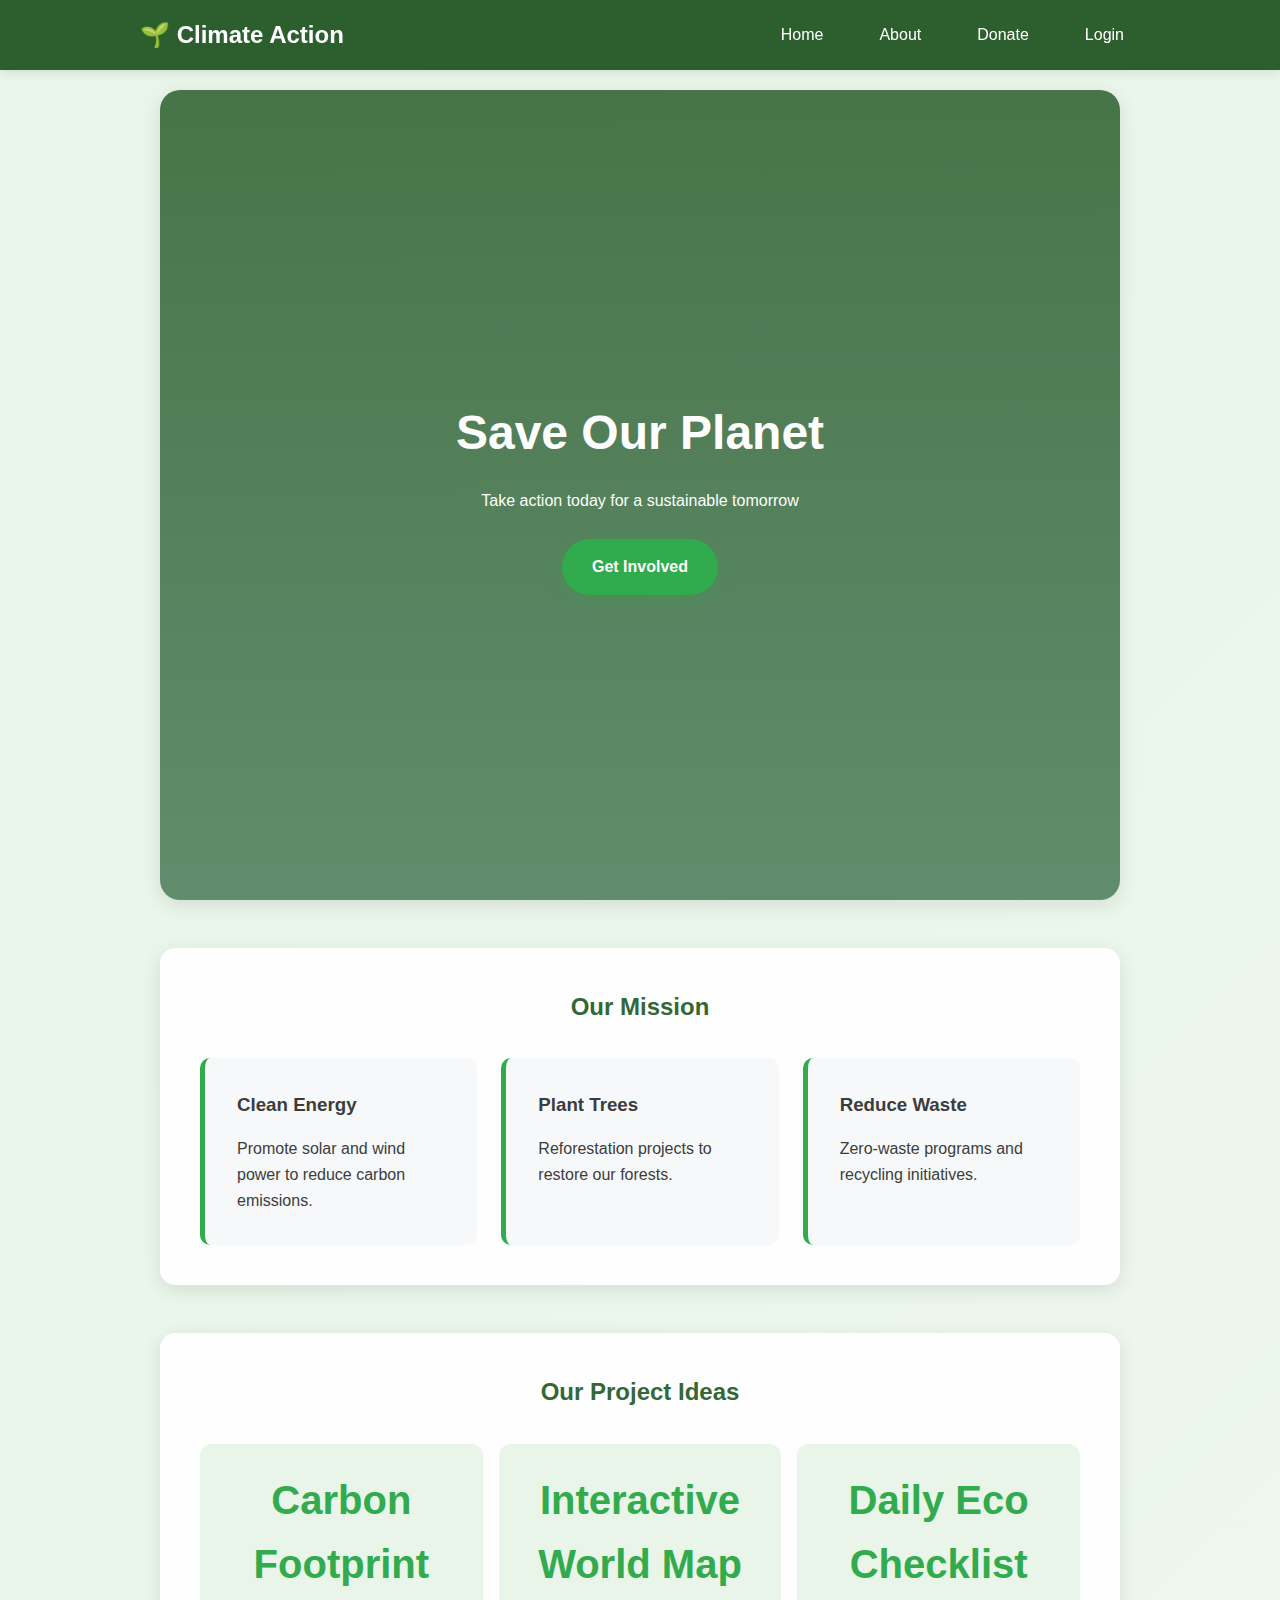
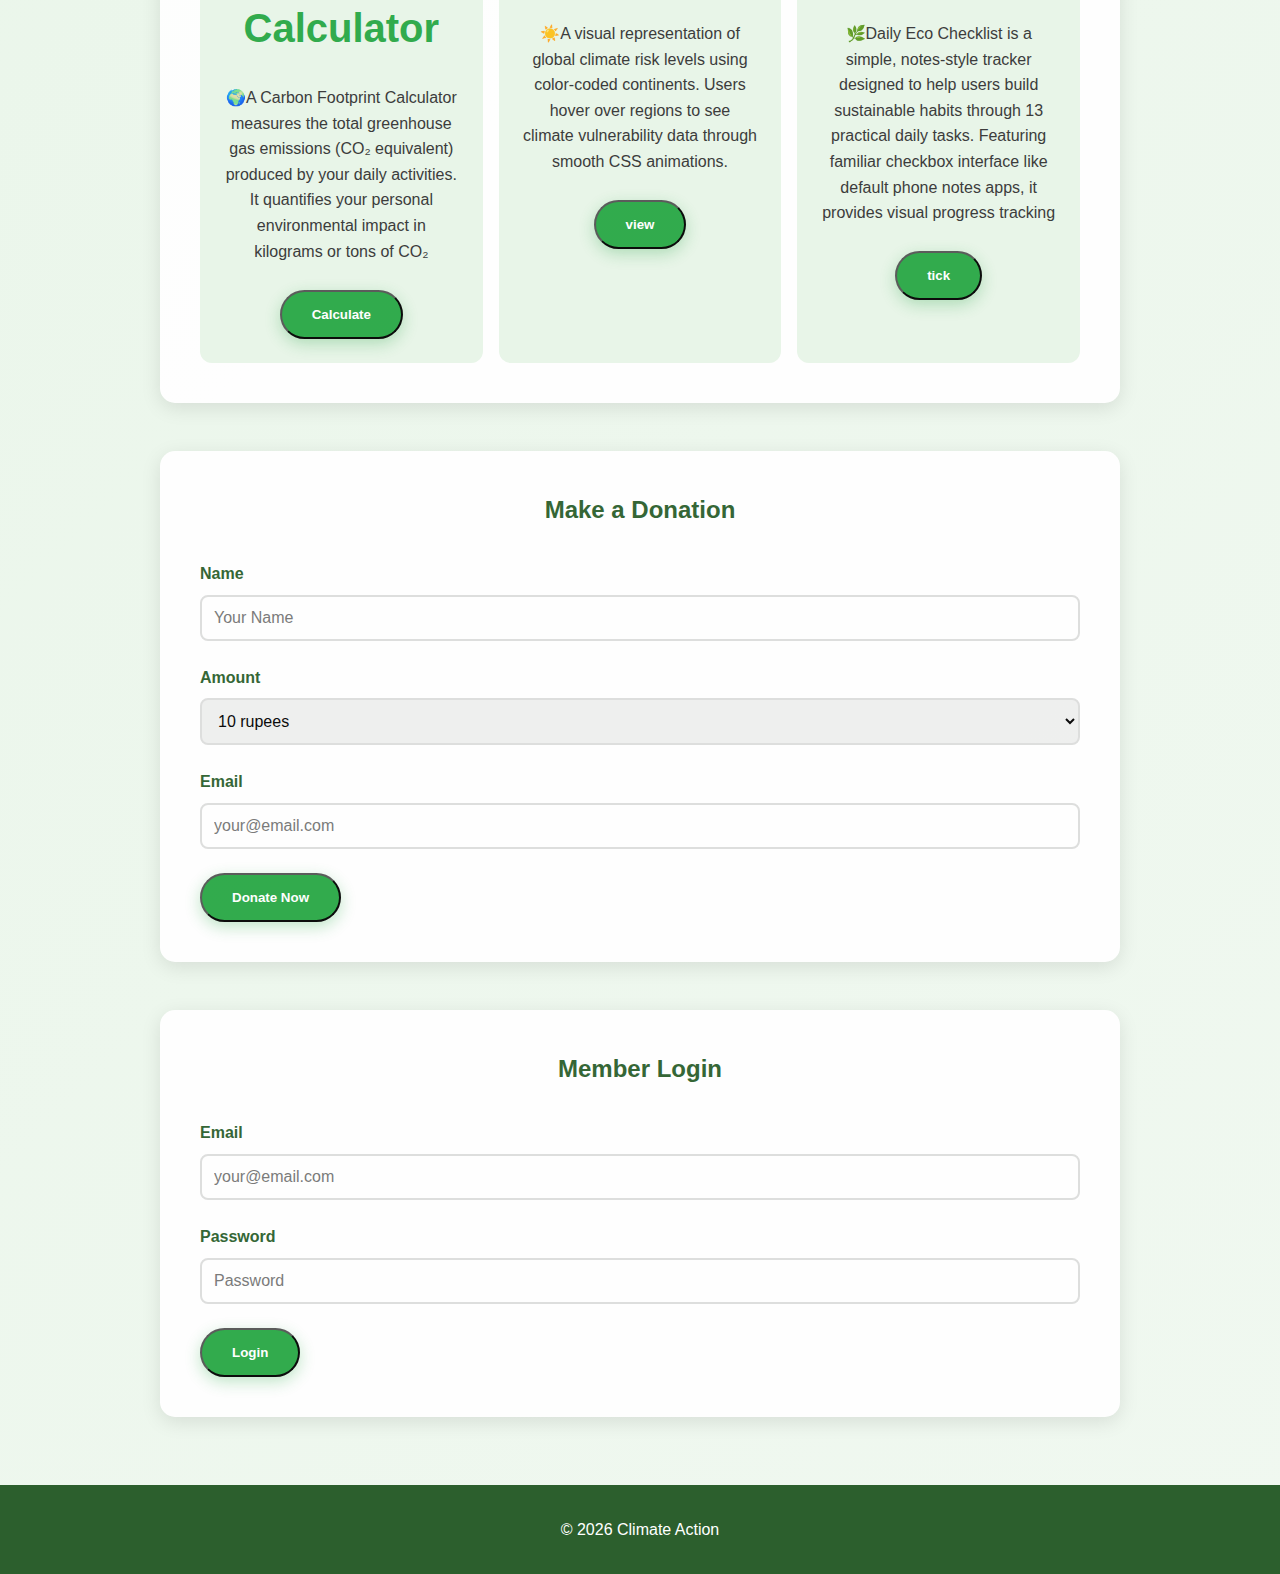
<file: index.html>
<!DOCTYPE html>
<html lang="en">
<head>
    <meta charset="UTF-8">
    <meta name="viewport" content="width=device-width, initial-scale=1.0">
    <title>Climate Action - Sustainability Project</title>
    <!-- Link CSS File -->
    <link rel="stylesheet" href="styles.css">
</head>
<body>
    <!-- Header -->
    <header>
        <nav>
            <div class="logo">🌱 Climate Action</div>
            <ul class="nav-links">
                <li><a href="#home">Home</a></li>
                <li><a href="#about">About</a></li>
                <li><a href="#donate">Donate</a></li>
                <li><a href="#login">Login</a></li>
            </ul>
        </nav>
    </header>

    <div class="container">
        <!-- Hero -->
        <section id="home" class="hero">
            <div>
                <h1 class="main-text">Save Our Planet</h1>
                <p>Take action today for a sustainable tomorrow</p><br>
                <a href="#donate" class="btn">Get Involved</a>
            </div>
        </section>

        <!-- About -->
        <section id="about">
            <h2>Our Mission</h2>
            <div class="grid">
                <div class="card">
                    <h3>Clean Energy</h3>
                    <p>Promote solar and wind power to reduce carbon emissions.</p>
                </div>
                <div class="card">
                    <h3>Plant Trees</h3>
                    <p>Reforestation projects to restore our forests.</p>
                </div>
                <div class="card">
                    <h3>Reduce Waste</h3>
                    <p>Zero-waste programs and recycling initiatives.</p>
                </div>
            </div>
        </section>

        <!-- Stats -->
        <section id="impact">
            <h2>Our Project Ideas</h2>
            <div class="stats-grid">
                <div class="stat">
                    <div class="stat-number">Carbon Footprint Calculator</div><br>
                    <p>🌍A Carbon Footprint Calculator measures the total greenhouse gas emissions (CO₂ equivalent) produced by your daily activities. It quantifies your personal environmental impact in kilograms or tons of CO₂</p><br>
                    <a href="calculate.html"><button type="submit" class="btn">Calculate</button></a>
                     
                </div>
                <div class="stat">
                    <div class="stat-number">Interactive World Map</div><br>
                    <p>☀️A visual representation of global climate risk levels using color-coded continents. Users hover over regions to see climate vulnerability data through smooth CSS animations.</p><br>
                    <a href="view.html"><button type="submit" class="btn">view</button></a>
                </div>
                <div class="stat">
                    <div class="stat-number">Daily Eco Checklist</div><br>
                    <p>🌿Daily Eco Checklist is a simple, notes-style tracker designed to help users build sustainable habits through 13 practical daily tasks. Featuring familiar checkbox interface like default phone notes apps, it provides visual progress tracking</p><br>
                    <a href="tick.html"><button type="submit" class="btn">tick</button></a>
                    
                </div>
            </div>
        </section>

        <!-- Donation Form -->
        <section id="donate">
            <h2>Make a Donation</h2>
            <form>
                <div class="form-group">
                    <label>Name</label>
                    <input type="text" placeholder="Your Name">
                </div>
                <div class="form-group">
                    <label>Amount</label>
                    <select>
                        <option>10 rupees</option>
                        <option>100 rupees</option>
                        <option>250 rupees</option>
                    </select>
                </div>
                <div class="form-group">
                    <label>Email</label>
                    <input type="email" placeholder="your@email.com">
                </div>
                <button type="submit" class="btn">Donate Now</button>
            </form>
        </section>

        <!-- Login -->
        <section id="login">
            <h2>Member Login</h2>
            <form>
                <div class="form-group">
                    <label>Email</label>
                    <input type="email" placeholder="your@email.com">
                </div>
                <div class="form-group">
                    <label>Password</label>
                    <input type="password" placeholder="Password">
                </div>
                <button type="submit" class="btn">Login</button>
            </form>
        </section>
    </div>

    <footer>
        <p>&copy; 2026 Climate Action</p>
    </footer>
</body>
</html>
</file>
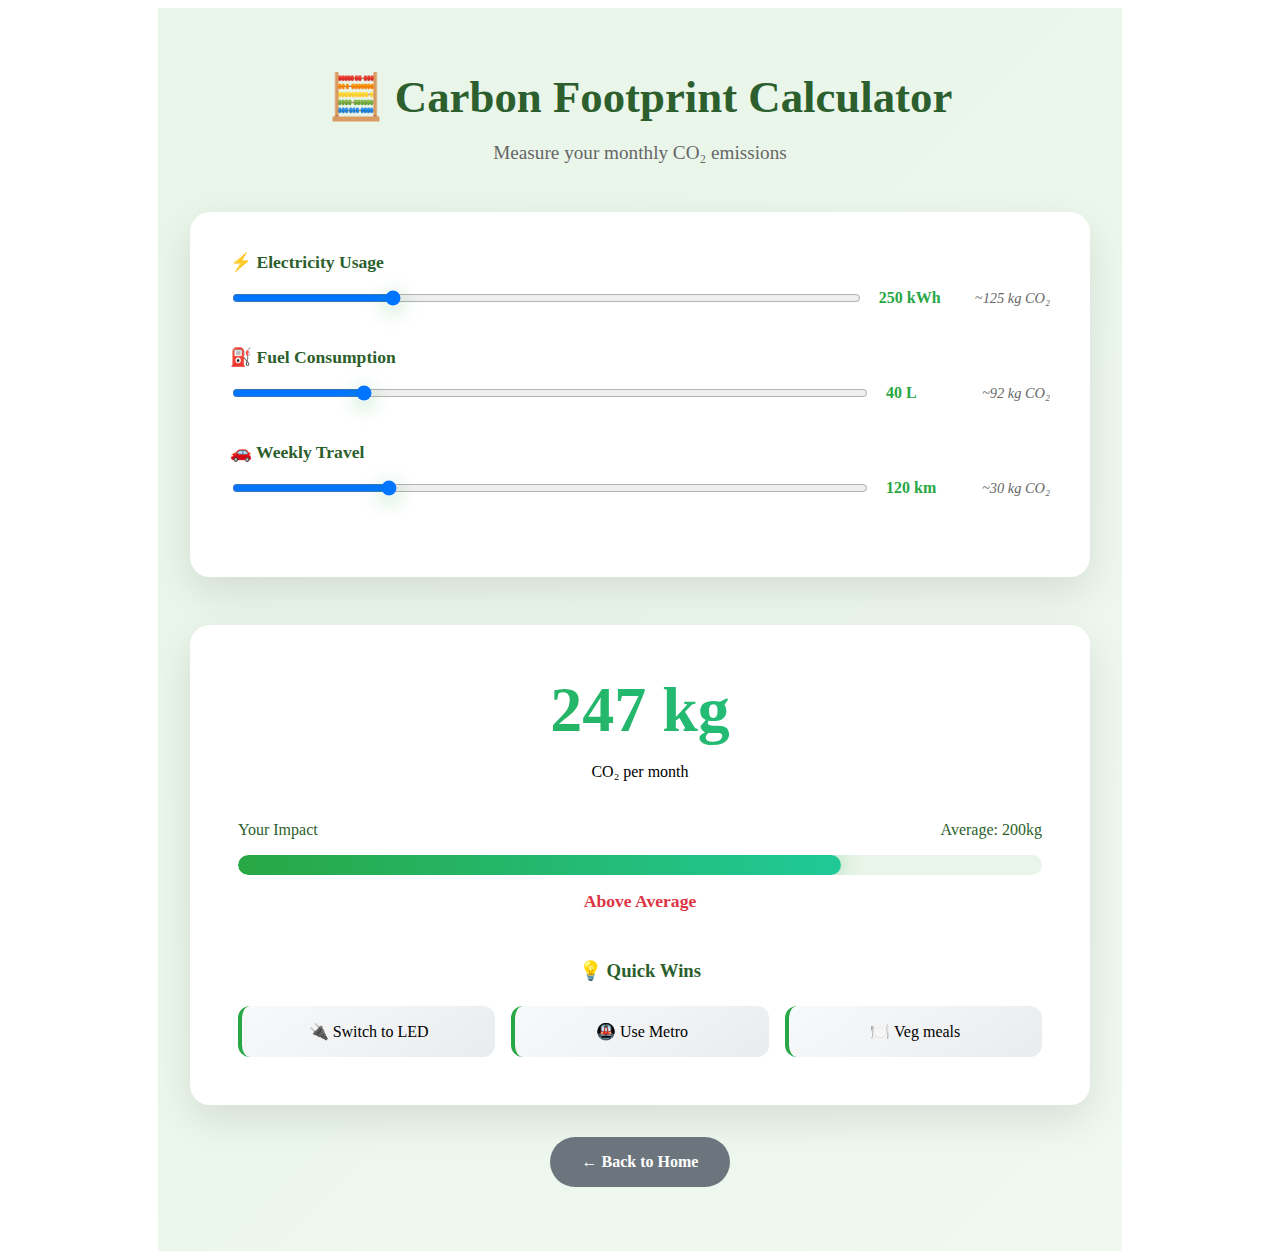
<file: calculate.html>
<!DOCTYPE html>
<html lang="en">
<head>
    <meta charset="UTF-8">
    <meta name="viewport" content="width=device-width, initial-scale=1.0">
    <title>Carbon Footprint Calculator</title>
    <link rel="stylesheet" href="calculate.css">
</head>
<body>
    <div class="calculator-page">
        <header>
            <h1>🧮 Carbon Footprint Calculator</h1>
            <p>Measure your monthly CO₂ emissions</p>
        </header>

        <div class="calc-container">
            <!-- Electricity -->
            <div class="calc-section">
                <label>⚡ Electricity Usage</label>
                <div class="slider-container">
                    <input type="range" class="calc-slider" min="0" max="1000" value="250">
                    <span class="slider-value">250 kWh</span>
                    <span class="co2-impact">~125 kg CO₂</span>
                </div>
            </div>

            <!-- Fuel -->
            <div class="calc-section">
                <label>⛽ Fuel Consumption</label>
                <div class="slider-container">
                    <input type="range" class="calc-slider" min="0" max="200" value="40">
                    <span class="slider-value">40 L</span>
                    <span class="co2-impact">~92 kg CO₂</span>
                </div>
            </div>

            <!-- Travel -->
            <div class="calc-section">
                <label>🚗 Weekly Travel</label>
                <div class="slider-container">
                    <input type="range" class="calc-slider" min="0" max="500" value="120">
                    <span class="slider-value">120 km</span>
                    <span class="co2-impact">~30 kg CO₂</span>
                </div>
            </div>
        </div>

        <!-- Results -->
        <div class="results-section">
            <div class="total-result">
                <div class="big-number">247 kg</div>
                <p>CO₂ per month</p>
            </div>
            
            <div class="progress-container">
                <div class="progress-label">
                    <span>Your Impact</span>
                    <span>Average: 200kg</span>
                </div>
                <div class="progress-bar">
                    <div class="progress-fill"></div>
                </div>
                <div class="progress-text">Above Average</div>
            </div>

            <!-- Quick Tips -->
            <div class="quick-tips">
                <h3>💡 Quick Wins</h3>
                <div class="tips-grid">
                    <div class="tip">🔌 Switch to LED</div>
                    <div class="tip">🚇 Use Metro</div>
                    <div class="tip">🍽️ Veg meals</div>
                </div>
            </div>
        </div>

        <a href="index.html" class="back-btn">← Back to Home</a>
    </div>
</body>
</html>
</file>
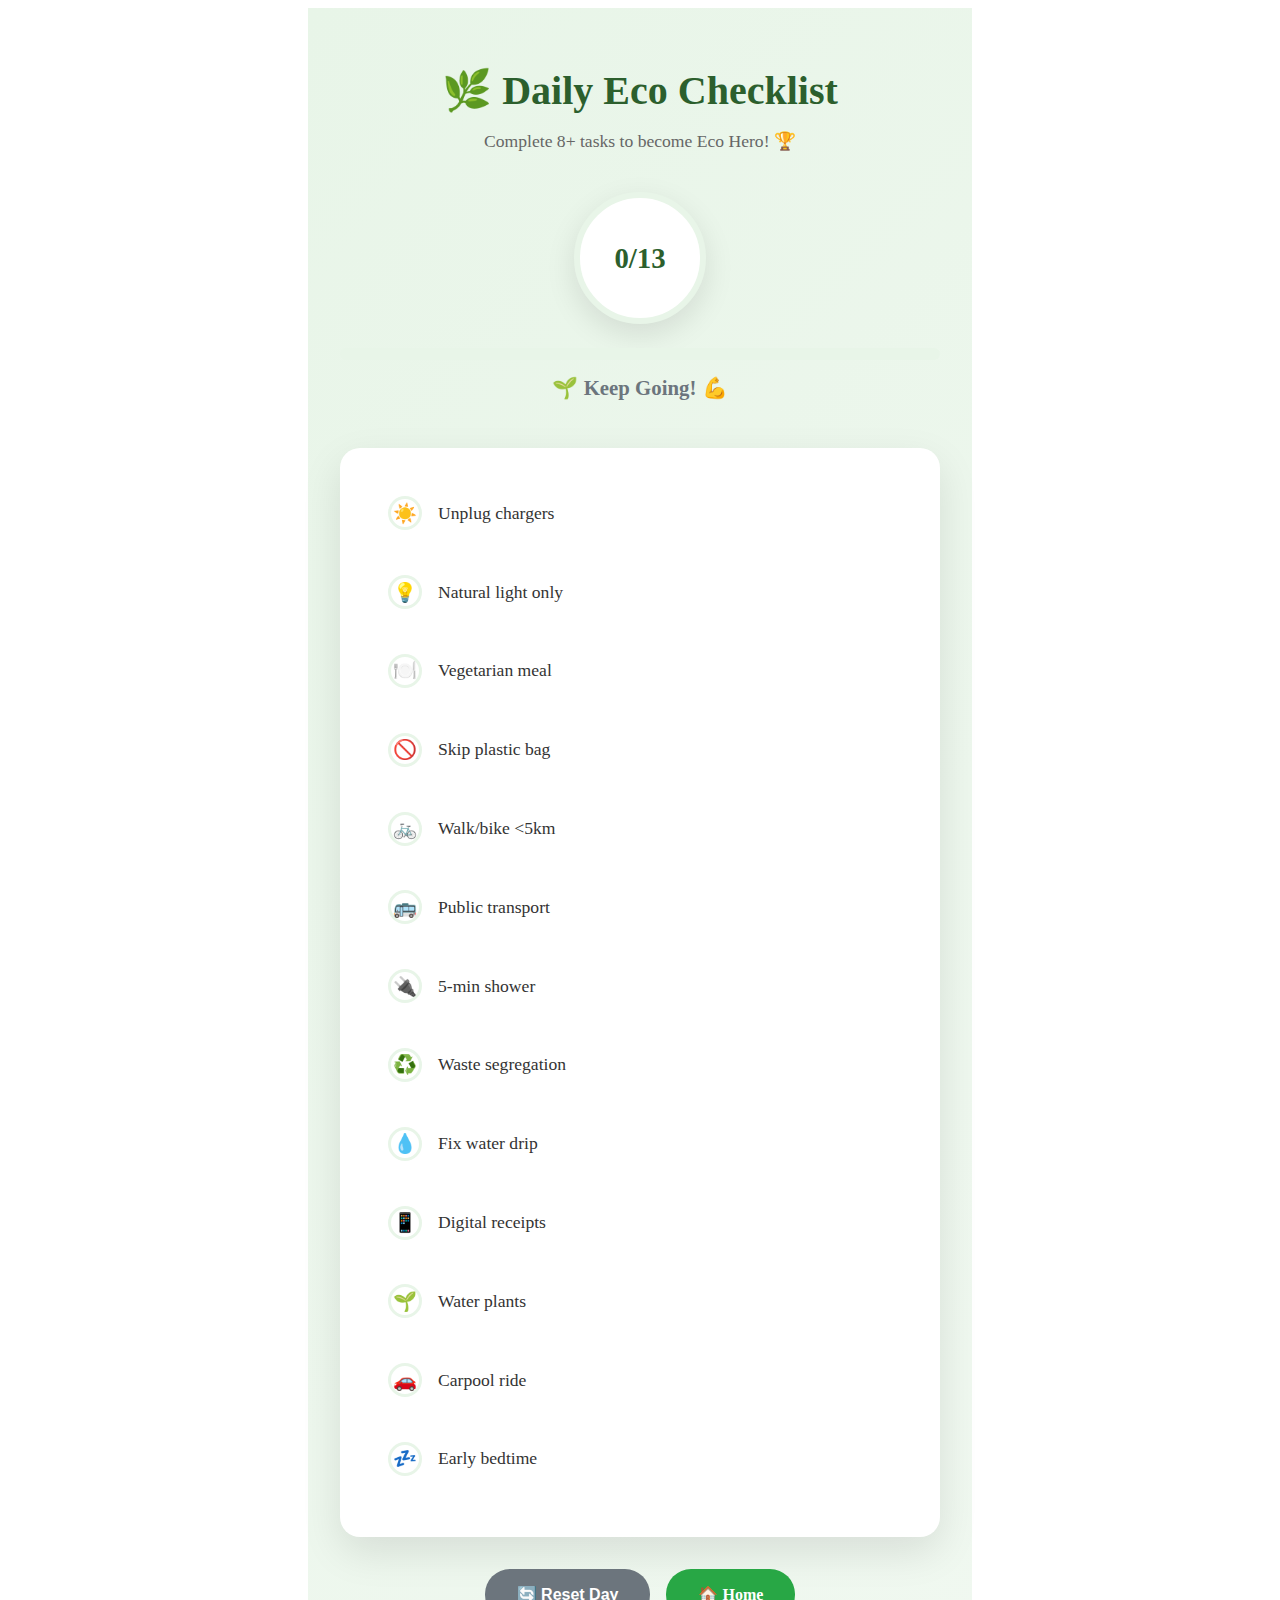
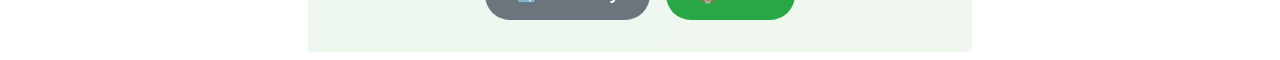
<file: tick.html>
<!DOCTYPE html>
<html lang="en">
<head>
    <meta charset="UTF-8">
    <meta name="viewport" content="width=device-width, initial-scale=1.0">
    <title>🌿 Daily Eco Checklist</title>
    <link rel="stylesheet" href="tick.css">
</head>
<body>
    <div class="checklist-container">
        <header>
            <h1>🌿 Daily Eco Checklist</h1>
            <p>Complete 8+ tasks to become Eco Hero! 🏆</p>
        </header>

        <div class="progress-section">
            <div class="progress-circle">
                <span id="progress-count">0/13</span>
            </div>
            <div class="progress-bar">
                <div class="progress-fill" id="progress-fill"></div>
            </div>
            <div id="hero-status">🌱 Start your day</div>
        </div>

        <div class="checklist">
            <label class="check-item">
                <input type="checkbox" data-task="1">
                <span class="checkmark">☀️</span>
                <span class="task-text">Unplug chargers</span>
            </label>

            <label class="check-item">
                <input type="checkbox" data-task="2">
                <span class="checkmark">💡</span>
                <span class="task-text">Natural light only</span>
            </label>

            <label class="check-item">
                <input type="checkbox" data-task="3">
                <span class="checkmark">🍽️</span>
                <span class="task-text">Vegetarian meal</span>
            </label>

            <label class="check-item">
                <input type="checkbox" data-task="4">
                <span class="checkmark">🚫</span>
                <span class="task-text">Skip plastic bag</span>
            </label>

            <label class="check-item">
                <input type="checkbox" data-task="5">
                <span class="checkmark">🚲</span>
                <span class="task-text">Walk/bike <5km</span>
            </label>

            <label class="check-item">
                <input type="checkbox" data-task="6">
                <span class="checkmark">🚌</span>
                <span class="task-text">Public transport</span>
            </label>

            <label class="check-item">
                <input type="checkbox" data-task="7">
                <span class="checkmark">🔌</span>
                <span class="task-text">5-min shower</span>
            </label>

            <label class="check-item">
                <input type="checkbox" data-task="8">
                <span class="checkmark">♻️</span>
                <span class="task-text">Waste segregation</span>
            </label>

            <label class="check-item">
                <input type="checkbox" data-task="9">
                <span class="checkmark">💧</span>
                <span class="task-text">Fix water drip</span>
            </label>

            <label class="check-item">
                <input type="checkbox" data-task="10">
                <span class="checkmark">📱</span>
                <span class="task-text">Digital receipts</span>
            </label>

            <label class="check-item">
                <input type="checkbox" data-task="11">
                <span class="checkmark">🌱</span>
                <span class="task-text">Water plants</span>
            </label>

            <label class="check-item">
                <input type="checkbox" data-task="12">
                <span class="checkmark">🚗</span>
                <span class="task-text">Carpool ride</span>
            </label>

            <label class="check-item">
                <input type="checkbox" data-task="13">
                <span class="checkmark">💤</span>
                <span class="task-text">Early bedtime</span>
            </label>
        </div>

        <div class="actions">
            <button id="reset-btn" class="btn">🔄 Reset Day</button>
            <a href="index.html" class="btn back-btn">🏠 Home</a>
        </div>
    </div>

    <script>
        // Simple JavaScript - Track checkboxes and update progress
        const checkboxes = document.querySelectorAll('.check-item input[type="checkbox"]');
        const progressCount = document.getElementById('progress-count');
        const progressFill = document.getElementById('progress-fill');
        const heroStatus = document.getElementById('hero-status');
        const resetBtn = document.getElementById('reset-btn');

        function updateProgress() {
            const checked = document.querySelectorAll('.check-item input:checked').length;
            const total = checkboxes.length;
            
            // Update counter
            progressCount.textContent = `${checked}/${total}`;
            
            // Update progress bar
            const percentage = (checked / total) * 100;
            progressFill.style.width = percentage + '%';
            
            // Update hero status
            if (checked >= 11) {
                heroStatus.textContent = '🌴 ECO FOREST HERO! 🏆';
                heroStatus.style.color = '#28a745';
            } else if (checked >= 8) {
                heroStatus.textContent = '🌳 ECO HERO! 🌟';
                heroStatus.style.color = '#28a745';
            } else if (checked >= 5) {
                heroStatus.textContent = '🌿 Good Progress! 👍';
                heroStatus.style.color = '#ffc107';
            } else {
                heroStatus.textContent = '🌱 Keep Going! 💪';
                heroStatus.style.color = '#6c757d';
            }
        }

        // Add event listeners to checkboxes
        checkboxes.forEach(checkbox => {
            checkbox.addEventListener('change', updateProgress);
        });

        // Reset button
        resetBtn.addEventListener('click', () => {
            checkboxes.forEach(checkbox => checkbox.checked = false);
            updateProgress();
        });

        // Initial load
        updateProgress();
    </script>
</body>
</html>
</file>
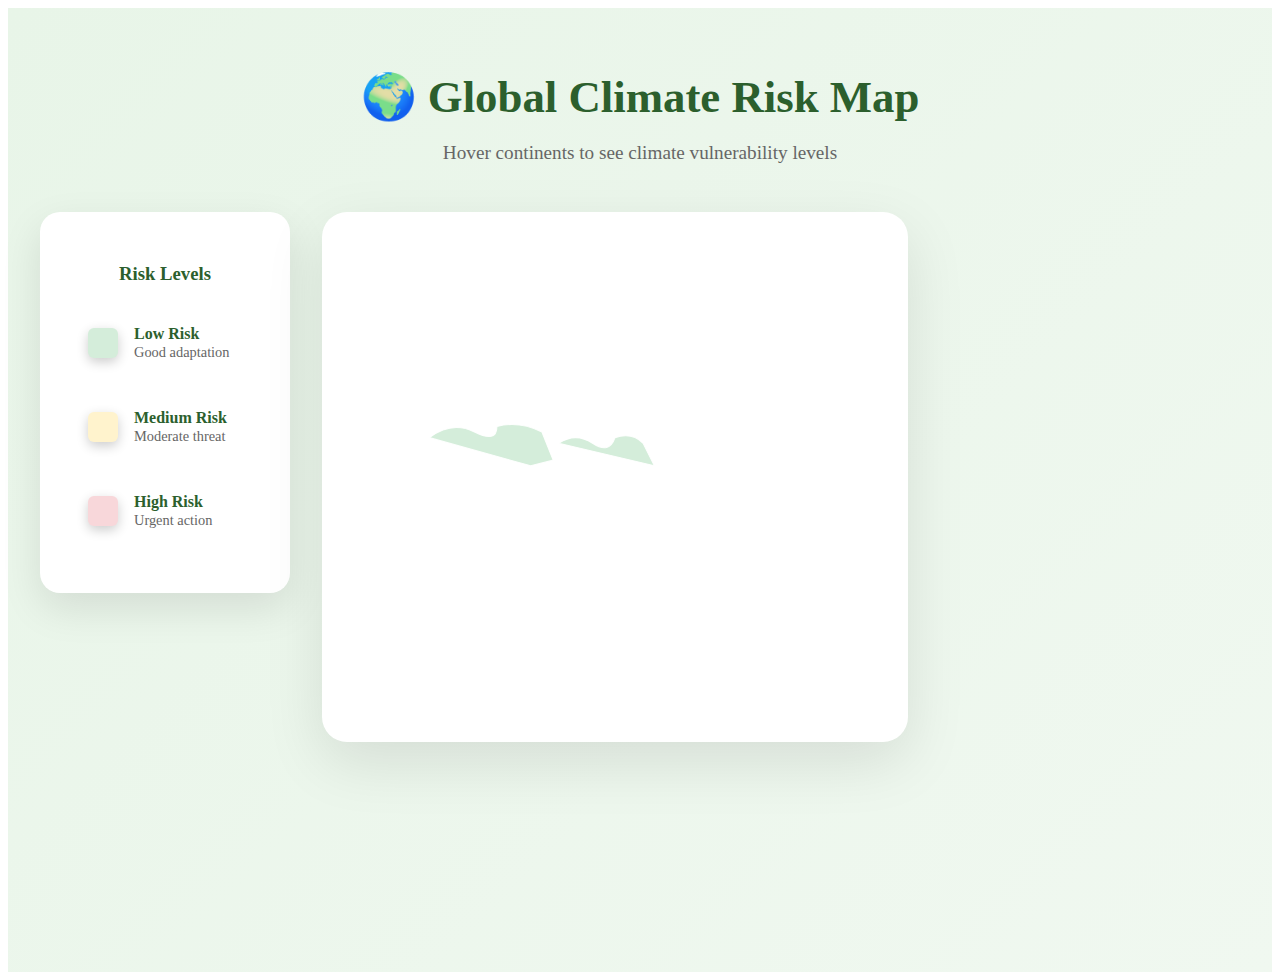
<file: view.html>
<!DOCTYPE html>
<html lang="en">
<head>
    <meta charset="UTF-8">
    <meta name="viewport" content="width=device-width, initial-scale=1.0">
    <title>Interactive World Map - Climate Risk</title>
    <link rel="stylesheet" href="view.css">
</head>
<body>
    <div class="map-page">
        <header>
            <h1>🌍 Global Climate Risk Map</h1>
            <p>Hover continents to see climate vulnerability levels</p>
        </header>

        <div class="map-container">
            <!-- Legend -->
            <div class="map-legend">
                <h3>Risk Levels</h3>
                <div class="legend-item low">
                    <span></span>
                    <div>
                        <strong>Low Risk</strong>
                        <small>Good adaptation</small>
                    </div>
                </div>
                <div class="legend-item medium">
                    <span></span>
                    <div>
                        <strong>Medium Risk</strong>
                        <small>Moderate threat</small>
                    </div>
                </div>
                <div class="legend-item high">
                    <span></span>
                    <div>
                        <strong>High Risk</strong>
                        <small>Urgent action</small>
                    </div>
                </div>
            </div>

            <!-- Interactive SVG Map -->
            <div class="map-wrapper">
                <svg class="world-map" viewBox="0 0 900 500">
                    <!-- Asia - LOW RISK -->
                    <g class="country low" data-info="Asia: Low climate risk">
                        <path d="M120 180 Q160 150 200 170 T240 160 Q280 150 320 170 L340 220 L300 230 Z"/>
                        <path d="M350 190 Q380 170 410 190 T450 180 Q480 170 500 190 L520 230 Z"/>
                    </g>

                    <!-- Europe - MEDIUM RISK -->
                    <g class="country medium" data-info="Europe: Medium climate risk">
                        <path d="M450 80 Q490 60 530 80 T570
</file>
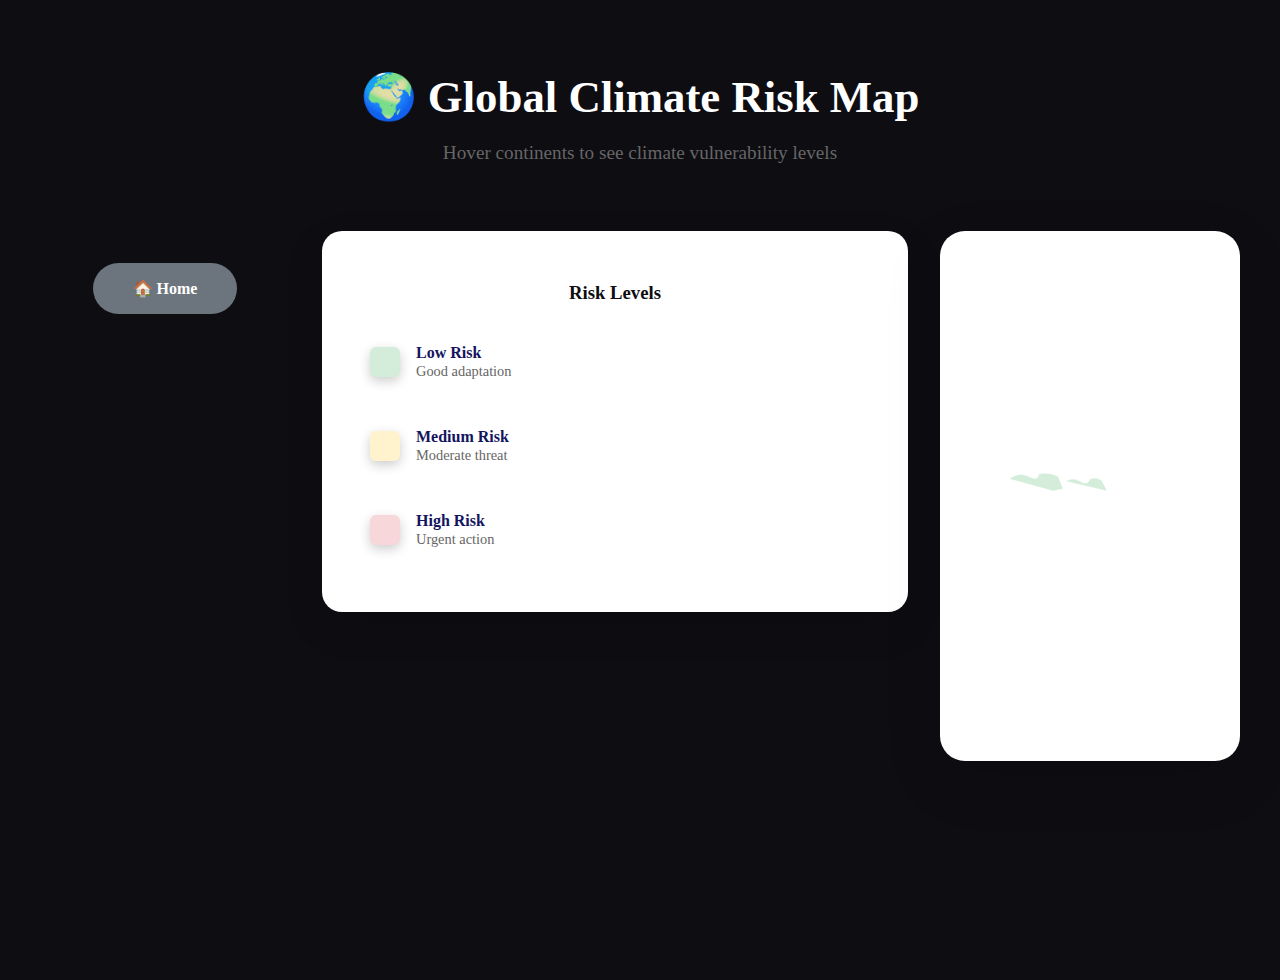
<file: CIA Project/view.html>
<!DOCTYPE html>
<html lang="en">
<head>
    <meta charset="UTF-8">
    <meta name="viewport" content="width=device-width, initial-scale=1.0">
    <title>Interactive World Map - Climate Risk</title>
    <link rel="stylesheet" href="view.css">
</head>
<body>
    <div class="map-page">
        <header>
            <h1>🌍 Global Climate Risk Map</h1>
            <p>Hover continents to see climate vulnerability levels</p>
        </header>

        <div class="map-container">
            <!-- Legend -->
             <a href="index.html" class="btn back-btn">🏠 Home</a>
            <div class="map-legend">
                <h3>Risk Levels</h3>
                <div class="legend-item low">
                    <span></span>
                    <div>
                        <strong>Low Risk</strong>
                        <small>Good adaptation</small>
                    </div>
                </div>
                <div class="legend-item medium">
                    <span></span>
                    <div>
                        <strong>Medium Risk</strong>
                        <small>Moderate threat</small>
                    </div>
                </div>
                <div class="legend-item high">
                    <span></span>
                    <div>
                        <strong>High Risk</strong>
                        <small>Urgent action</small>
                    </div>
                </div>
            </div>

            <!-- Interactive SVG Map -->
            <div class="map-wrapper">
                <svg class="world-map" viewBox="0 0 900 500">
                    <!-- Asia - LOW RISK -->
                    <g class="country low" data-info="Asia: Low climate risk">
                        <path d="M120 180 Q160 150 200 170 T240 160 Q280 150 320 170 L340 220 L300 230 Z"/>
                        <path d="M350 190 Q380 170 410 190 T450 180 Q480 170 500 190 L520 230 Z"/>
                    </g>

                    <!-- Europe - MEDIUM RISK -->
                    <g class="country medium" data-info="Europe: Medium climate risk">
                        <path d="M450 80 Q490 60 530 80 T570
</file>
<file: styles.css>
* {
    margin: 0;
    padding: 0;
    box-sizing: border-box;
}

body {
    font-family: Arial, sans-serif;
    line-height: 1.6;
    color: #333;
    transition: all 0.3s ease;
    background: linear-gradient(135deg, #e8f5e8 0%, #f0f8f0 100%);
}

/* Header */
header {
    background: #2c5f2d;
    color: white;
    padding: 1rem;
    position: fixed;
    width: 100%;
    top: 0;
    z-index: 100;
    transition: all 0.4s ease;
    box-shadow: 0 2px 10px rgba(0,0,0,0.1);
}

nav {
    max-width: 1000px;
    margin: 0 auto;
    display: flex;
    justify-content: space-between;
    align-items: center;
}

.logo {
    font-size: 1.5rem;
    font-weight: bold;
    transition: all 0.3s ease;
}

.logo:hover {
    transform: scale(1.1);
    color: #90EE90;
}

.nav-links {
    display: flex;
    list-style: none;
    gap: 1.5rem;
}

.nav-links a {
    color: white;
    text-decoration: none;
    padding: 0.5rem 1rem;
    border-radius: 25px;
    transition: all 0.3s cubic-bezier(0.68, -0.55, 0.265, 1.55);
}

.nav-links a:hover {
    background: rgba(255,255,255,0.2);
    transform: translateY(-3px) scale(1.05);
    box-shadow: 0 5px 15px rgba(255,255,255,0.3);
}

/* Container */
.container {
    max-width: 1000px;
    margin: 0 auto;
    padding: 90px 20px 20px;
}

/* Hero */
.hero {
    background: linear-gradient(rgba(44,95,45,0.9), rgba(74,124,89,0.9)),
                url('https://images.unsplash.com/photo-1451187580459-43490279c0fa?ixlib=rb-4.0.3&auto=format&fit=crop&w=2070&q=80') center/cover;
    height: 90vh;
    display: flex;
    align-items: center;
    justify-content: center;
    text-align: center;
    color: white;
    border-radius: 20px;
    margin-bottom: 3rem;
    transition: all 0.5s ease;
}

.hero:hover {
    transform: scale(1.02);
    box-shadow: 0 20px 60px rgba(0,0,0,0.3);
}

.hero h1 {
    font-size: 3rem;
    margin-bottom: 1rem;
    transition: all 0.4s ease;
}

.hero:hover h1 {
    transform: scale(1.1);
    text-shadow: 0 0 30px rgba(255,255,255,0.8);
}

/* Buttons */
.btn {
    display: inline-block;
    background: #28a745;
    color: white;
    padding: 15px 30px;
    text-decoration: none;
    border-radius: 30px;
    font-weight: bold;
    transition: all 0.4s cubic-bezier(0.68, -0.55, 0.265, 1.55);
    box-shadow: 0 5px 15px rgba(40,167,69,0.3);
}

.btn:hover {
    transform: translateY(-5px) scale(1.05);
    box-shadow: 0 15px 30px rgba(40,167,69,0.5);
    background: #218838;
}

/* Sections */
section {
    margin-bottom: 3rem;
    padding: 2.5rem;
    background: white;
    border-radius: 15px;
    box-shadow: 0 5px 20px rgba(0,0,0,0.1);
    transition: all 0.4s ease;
    opacity: 0.95;
}

section:hover {
    transform: translateY(-10px);
    box-shadow: 0 20px 40px rgba(0,0,0,0.15);
    opacity: 1;
}

h2 {
    color: #2c5f2d;
    margin-bottom: 2rem;
    text-align: center;
    transition: all 0.3s ease;
    position: relative;
}

h2:hover {
    color: #28a745;
    transform: scale(1.05);
}

/* Grid */
.grid {
    display: grid;
    grid-template-columns: repeat(auto-fit, minmax(250px, 1fr));
    gap: 1.5rem;
}

.card {
    padding: 2rem;
    border-left: 5px solid #28a745;
    background: #f8f9fa;
    border-radius: 10px;
    transition: all 0.4s cubic-bezier(0.68, -0.55, 0.265, 1.55);
}

.card:hover {
    transform: translateY(-10px) rotate(1deg) scale(1.02);
    box-shadow: 0 20px 40px rgba(40,167,69,0.2);
    border-left-width: 8px;
    background: white;
}

.card h3 {
    margin-bottom: 1rem;
    transition: all 0.3s ease;
}

.card:hover h3 {
    color: #28a745;
    transform: scale(1.1);
}

/* Stats */
.stats-grid {
    display: grid;
    grid-template-columns: repeat(auto-fit, minmax(150px, 1fr));
    gap: 1rem;
    text-align: center;
}

.stat {
    padding: 1.5rem;
    background: #e8f5e8;
    border-radius: 12px;
    transition: all 0.4s ease;
}

.stat:hover {
    transform: translateY(-8px) scale(1.1);
    background: linear-gradient(45deg, #28a745, #20c997);
    color: white;
    box-shadow: 0 15px 30px rgba(40,167,69,0.4);
}

.stat-number {
    font-size: 2.5rem;
    color: #28a745;
    font-weight: bold;
    transition: all 0.3s ease;
}

.stat:hover .stat-number {
    transform: scale(1.2);
    color: white;
}

/* Forms */
.form-group {
    margin-bottom: 1.5rem;
}

label {
    display: block;
    margin-bottom: 0.5rem;
    color: #2c5f2d;
    font-weight: bold;
    transition: all 0.3s ease;
}

input, select {
    width: 100%;
    padding: 12px;
    border: 2px solid #ddd;
    border-radius: 8px;
    font-size: 1rem;
    transition: all 0.4s cubic-bezier(0.68, -0.55, 0.265, 1.55);
}

input:focus, select:focus {
    border-color: #28a745;
    transform: translateY(-3px) scale(1.02);
    box-shadow: 0 10px 25px rgba(40,167,69,0.2);
    outline: none;
}

/* Footer */
footer {
    background: #2c5f2d;
    color: white;
    text-align: center;
    padding: 2rem;
    transition: all 0.3s ease;
}

footer:hover {
    background: #1a3d1f;
    transform: scale(1.01);
}

/* Mobile */
@media (max-width: 768px) {
    .hero h1 { font-size: 2rem; }
}
</file>
<file: calculate.css>
/* Carbon Footprint Calculator Styles */
.calculator-page {
    max-width: 900px;
    margin: 0 auto;
    padding: 2rem;
    min-height: 100vh;
    background: linear-gradient(135deg, #e8f5e8 0%, #f0f8f0 100%);
}

.calculator-page header {
    text-align: center;
    margin-bottom: 3rem;
}

.calculator-page h1 {
    font-size: 2.8rem;
    color: #2c5f2d;
    margin-bottom: 0.5rem;
}

.calculator-page header p {
    color: #666;
    font-size: 1.2rem;
}

.calc-container {
    background: white;
    border-radius: 20px;
    padding: 2.5rem;
    box-shadow: 0 15px 40px rgba(0,0,0,0.1);
    margin-bottom: 3rem;
}

.calc-section {
    margin-bottom: 2.5rem;
}

.calc-section label {
    display: block;
    font-weight: bold;
    color: #2c5f2d;
    margin-bottom: 1rem;
    font-size: 1.1rem;
}

.slider-container {
    display: flex;
    align-items: center;
    gap: 1rem;
}

.calc-slider {
    flex: 1;
    height: 8px;
    border-radius: 5px;
    background: #e8f5e8;
    outline: none;
    transition: all 0.3s ease;
}

.calc-slider::-webkit-slider-thumb {
    -webkit-appearance: none;
    width: 28px;
    height: 28px;
    border-radius: 50%;
    background: linear-gradient(45deg, #28a745, #20c997);
    cursor: pointer;
    box-shadow: 0 5px 20px rgba(40,167,69,0.4);
    transition: all 0.3s cubic-bezier(0.68, -0.55, 0.265, 1.55);
}

.calc-slider:hover::-webkit-slider-thumb {
    transform: scale(1.2);
    box-shadow: 0 8px 25px rgba(40,167,69,0.6);
}

.slider-value {
    font-weight: bold;
    color: #28a745;
    min-width: 80px;
    font-size: 1rem;
}

.co2-impact {
    color: #666;
    font-size: 0.9rem;
    font-style: italic;
}

/* Results Section */
.results-section {
    background: white;
    border-radius: 20px;
    padding: 3rem;
    text-align: center;
    box-shadow: 0 15px 40px rgba(0,0,0,0.1);
}

.total-result {
    margin-bottom: 2.5rem;
}

.big-number {
    font-size: 4rem;
    background: linear-gradient(45deg, #28a745, #20c997);
    -webkit-background-clip: text;
    -webkit-text-fill-color: transparent;
    background-clip: text;
    font-weight: bold;
    transition: all 0.4s ease;
}

.big-number:hover {
    transform: scale(1.05);
}

.progress-container {
    margin-bottom: 2.5rem;
}

.progress-label {
    display: flex;
    justify-content: space-between;
    margin-bottom: 1rem;
    font-weight: 500;
}

.progress-label span {
    color: #2c5f2d;
}

.progress-bar {
    width: 100%;
    height: 20px;
    background: #e8f5e8;
    border-radius: 12px;
    overflow: hidden;
    margin-bottom: 1rem;
}

.progress-fill {
    height: 100%;
    background: linear-gradient(90deg, #28a745, #20c997);
    width: 75%;
    border-radius: 12px;
    transition: all 0.6s cubic-bezier(0.68, -0.55, 0.265, 1.55);
    box-shadow: 0 0 20px rgba(40,167,69,0.4);
}

.progress-text {
    color: #dc3545;
    font-weight: bold;
    font-size: 1.1rem;
}

/* Quick Tips */
.quick-tips {
    margin-top: 3rem;
}

.quick-tips h3 {
    color: #2c5f2d;
    margin-bottom: 1.5rem;
}

.tips-grid {
    display: grid;
    grid-template-columns: repeat(auto-fit, minmax(120px, 1fr));
    gap: 1rem;
}

.tip {
    background: linear-gradient(145deg, #f8f9fa, #e9ecef);
    padding: 1rem;
    border-radius: 12px;
    transition: all 0.3s ease;
    border-left: 4px solid #28a745;
}

.tip:hover {
    transform: translateY(-5px);
    box-shadow: 0 10px 25px rgba(40,167,69,0.2);
    background: white;
}

/* Back Button */
.back-btn {
    display: inline-block;
    background: #6c757d;
    color: white;
    padding: 1rem 2rem;
    text-decoration: none;
    border-radius: 25px;
    font-weight: bold;
    transition: all 0.3s ease;
    margin: 2rem auto;
    display: block;
    width: fit-content;
}

.back-btn:hover {
    background: #545b62;
    transform: translateY(-3px);
    box-shadow: 0 10px 25px rgba(0,0,0,0.2);
}

/* Responsive */
@media (max-width: 768px) {
    .calculator-page {
        padding: 1rem;
    }
    
    .calc-container,
    .results-section {
        padding: 2rem 1.5rem;
    }
    
    .big-number {
        font-size: 3rem;
    }
    
    .slider-container {
        flex-direction: column;
        align-items: flex-start;
        gap: 0.5rem;
    }
}
</file>
<file: tick.css>
/* Daily Eco Checklist Styles */
.checklist-container {
    max-width: 600px;
    margin: 0 auto;
    padding: 2rem;
    min-height: 100vh;
    background: linear-gradient(135deg, #e8f5e8 0%, #f0f8f0 100%);
}

.checklist-container header {
    text-align: center;
    margin-bottom: 2.5rem;
}

.checklist-container h1 {
    font-size: 2.5rem;
    color: #2c5f2d;
    margin-bottom: 0.5rem;
}

.checklist-container header p {
    color: #666;
    font-size: 1.1rem;
}

/* Progress Section */
.progress-section {
    text-align: center;
    margin-bottom: 3rem;
}

.progress-circle {
    width: 120px;
    height: 120px;
    border: 6px solid #e8f5e8;
    border-radius: 50%;
    margin: 0 auto 1.5rem;
    display: flex;
    align-items: center;
    justify-content: center;
    background: white;
    box-shadow: 0 10px 30px rgba(0,0,0,0.1);
    transition: all 0.4s ease;
}

.progress-circle:hover {
    transform: scale(1.05);
    border-color: #28a745;
}

#progress-count {
    font-size: 1.8rem;
    font-weight: bold;
    color: #2c5f2d;
}

.progress-bar {
    width: 100%;
    height: 12px;
    background: #e8f5e8;
    border-radius: 10px;
    overflow: hidden;
    margin-bottom: 1rem;
}

.progress-fill {
    height: 100%;
    background: linear-gradient(90deg, #28a745, #20c997);
    width: 0%;
    border-radius: 10px;
    transition: width 0.6s cubic-bezier(0.68, -0.55, 0.265, 1.55);
    box-shadow: 0 0 15px rgba(40,167,69,0.4);
}

#hero-status {
    font-size: 1.3rem;
    font-weight: bold;
    transition: all 0.4s ease;
}

/* Checklist */
.checklist {
    background: white;
    border-radius: 20px;
    padding: 2rem;
    box-shadow: 0 15px 40px rgba(0,0,0,0.1);
    margin-bottom: 2rem;
}

.check-item {
    display: flex;
    align-items: center;
    padding: 1rem;
    margin-bottom: 0.8rem;
    border-radius: 12px;
    cursor: pointer;
    transition: all 0.3s ease;
    position: relative;
}

.check-item:hover {
    background: #f8f9fa;
    transform: translateX(5px);
    box-shadow: 0 5px 20px rgba(0,0,0,0.1);
}

.check-item input[type="checkbox"] {
    display: none;
}

.checkmark {
    width: 28px;
    height: 28px;
    border-radius: 50%;
    border: 3px solid #e8f5e8;
    display: flex;
    align-items: center;
    justify-content: center;
    font-size: 1.2rem;
    margin-right: 1rem;
    flex-shrink: 0;
    transition: all 0.3s cubic-bezier(0.68, -0.55, 0.265, 1.55);
}

.check-item input:checked + .checkmark {
    background: linear-gradient(45deg, #28a745, #20c997);
    border-color: #28a745;
    transform: scale(1.1);
    box-shadow: 0 5px 15px rgba(40,167,69,0.4);
}

.task-text {
    font-size: 1.1rem;
    color: #333;
    transition: all 0.3s ease;
}

.check-item input:checked + .checkmark + .task-text {
    text-decoration: line-through;
    color: #999;
}

/* Actions */
.actions {
    display: flex;
    gap: 1rem;
    justify-content: center;
}

.btn {
    padding: 1rem 2rem;
    border: none;
    border-radius: 25px;
    font-weight: bold;
    font-size: 1rem;
    cursor: pointer;
    transition: all 0.4s cubic-bezier(0.68, -0.55, 0.265, 1.55);
    text-decoration: none;
    display: inline-block;
}

#reset-btn {
    background: #6c757d;
    color: white;
}

#reset-btn:hover {
    background: #545b62;
    transform: translateY(-3px);
    box-shadow: 0 10px 25px rgba(0,0,0,0.2);
}

.back-btn {
    background: #28a745;
    color: white;
}

.back-btn:hover {
    background: #218838;
    transform: translateY(-3px);
    box-shadow: 0 10px 25px rgba(40,167,69,0.4);
}

/* Responsive */
@media (max-width: 768px) {
    .checklist-container {
        padding: 1rem;
        margin: 1rem;
    }
    
    .actions {
        flex-direction: column;
    }
    
    .checklist {
        padding: 1.5rem;
    }
}
</file>
<file: view.css>
/* Interactive World Map Styles */
.map-page {
    max-width: 1200px;
    margin: 0 auto;
    padding: 2rem;
    min-height: 100vh;
    background: linear-gradient(135deg, #e8f5e8 0%, #f0f8f0 100%);
}

.map-page header {
    text-align: center;
    margin-bottom: 3rem;
}

.map-page h1 {
    font-size: 2.8rem;
    color: #2c5f2d;
    margin-bottom: 0.5rem;
}

.map-page header p {
    color: #666;
    font-size: 1.2rem;
}

/* Main Container */
.map-container {
    display: grid;
    grid-template-columns: 250px 1fr 300px;
    gap: 2rem;
    margin-bottom: 3rem;
}

/* Legend */
.map-legend {
    background: white;
    padding: 2rem;
    border-radius: 20px;
    box-shadow: 0 15px 40px rgba(0,0,0,0.1);
    height: fit-content;
}

.map-legend h3 {
    color: #2c5f2d;
    margin-bottom: 1.5rem;
    text-align: center;
}

.legend-item {
    display: flex;
    align-items: center;
    gap: 1rem;
    padding: 1rem;
    border-radius: 12px;
    margin-bottom: 1rem;
    transition: all 0.3s ease;
}

.legend-item:hover {
    transform: translateX(10px);
    background: #e8f5e8;
    box-shadow: 0 10px 25px rgba(0,0,0,0.1);
}

.legend-item span {
    width: 30px;
    height: 30px;
    border-radius: 6px;
    box-shadow: 0 4px 12px rgba(0,0,0,0.2);
}

.legend-item.low span { background: #d4edda; }
.legend-item.medium span { background: #fff3cd; }
.legend-item.high span { background: #f8d7da; }

.legend-item div strong {
    color: #2c5f2d;
    display: block;
}

.legend-item div small {
    color: #666;
    font-size: 0.9rem;
}

/* Map Wrapper */
.map-wrapper {
    background: white;
    border-radius: 25px;
    padding: 2.5rem;
    box-shadow: 0 20px 60px rgba(0,0,0,0.1);
    transition: all 0.4s ease;
}

.map-wrapper:hover {
    transform: translateY(-5px);
    box-shadow: 0 30px 80px rgba(0,0,0,0.15);
}

.world-map {
    width: 100%;
    height: 450px;
    cursor: crosshair;
    display: block;
}

/* Country Styles */
.country {
    transition: all 0.4s cubic-bezier(0.68, -0.55, 0.265, 1.55);
}

.country:hover {
    transform: scale(1.2) translateY(-15px) !important;
}

.country path {
    stroke: rgba(255,255,255,0.9);
    stroke-width: 2;
    stroke-linejoin: round;
    transition: all 0.4s ease;
}

.country.low path { fill: #d4edda; }
.country.medium path { fill: #fff3cd; }
.country.high path { fill: #f8d7da; }

.country:hover path {
    fill: rgba(255,255,255,1) !important;
    stroke: #28a745 !important;
    stroke-width: 4 !important;
    filter: drop-shadow(0 8px 25px rgba(40,167,69,0.6));
}

/* Info Panel */
.map-info {
    background: white;
    padding: 2.5rem;
    border-radius: 20px;
    border-left: 6px solid #28a745;
    box-shadow: 0 15px 40px rgba(0,0,0,0.1);
    transition: all 0.4s ease;
}

.map-info:hover {
    transform: translateX(10px);
    box-shadow: 0 25px 60px rgba(0,0,0,0.15);
}

.map-info h3 {
    color: #2c5f2d;
    margin-bottom: 1.5rem;
}

.map-info ul {
    list-style: none;
    padding: 0;
    margin-bottom: 2rem;
}

.map-info li {
    padding: 0.5rem 0;
    display: flex;
    align-items: center;
    gap: 0.8rem;
    color: #333;
    transition: all 0.3s ease;
}

.map-info li:hover {
    color: #28a745;
    transform: translateX(5px);
}

.stats {
    display: grid;
    grid-template-columns: 1fr 1fr;
    gap: 1rem;
}

.stats div {
    background: linear-gradient(145deg, #f8f9fa, #e9ecef);
    padding: 1.5rem;
    border-radius: 12px;
    text-align: center;
    transition: all 0.3s ease;
}

.stats div:hover {
    transform: translateY(-5px);
    background: white;
    box-shadow: 0 10px 25px rgba(0,0,0,0.1);
}

.stats strong {
    display: block;
    font-size: 1.8rem;
    color: #28a745;
}

/* Back Button */
.back-btn {
    display: inline-block;
    background: #6c757d;
    color: white;
    padding: 1rem 2.5rem;
    text-decoration: none;
    border-radius: 30px;
    font-weight: bold;
    transition: all 0.4s cubic-bezier(0.68, -0.55, 0.265, 1.55);
    margin: 2rem auto;
    display: block;
    width: fit-content;
}

.back-btn:hover {
    background: #545b62;
    transform: translateY(-5px) scale(1.05);
    box-shadow: 0 15px 35px rgba(0,0,0,0.2);
}

/* Responsive */
@media (max-width: 1024px) {
    .map-container {
        grid-template-columns: 1fr;
        gap: 2rem;
    }
}

@media (max-width: 768px) {
    .map-page {
        padding: 1rem;
    }
    
    .map-wrapper {
        padding: 1.5rem;
    }
    
    .world-map {
        height: 350px;
    }
}
</file>
<file: CIA Project/view.css>
:root{
    --first: #0d0d12;
    --second: #14145E;
    --third: #290E4F;
    --one:#eb5f13;
    --two:#eb5f13;
    --three:#422311;
}

body{
    background-color: var(--first);
}

.btn {
    display: inline-block;
    background: linear-gradient(135deg,var(--one),var(--two));
    color: white;
    padding: 15px 30px;
    text-decoration: none;
    border-radius: 12px;
    font-weight: bold;
    transition: all 0.4s cubic-bezier(0.68, -0.55, 0.265, 1.55);
    box-shadow: none;
    height: fit-content;
}

/* Interactive World Map Styles */
.map-page {
    display: flex;
    flex-direction: column;
    max-width: 1200px;
    margin: 0 auto;
    padding: 2rem;
    min-height: 100vh;
    background: var(--first);
}

.map-page header {
    text-align: center;
    margin-bottom: 3rem;
}

.map-page h1 {
    font-size: 2.8rem;
    color: white;
    margin-bottom: 0.5rem;
}

.map-page header p {
    color: #666;
    font-size: 1.2rem;
}

/* Main Container */
.map-container {
    display: grid;
    grid-template-columns: 250px 1fr 300px;
    gap: 2rem;
    margin-bottom: 3rem;
}

/* Legend */
.map-legend {
    background: white;
    padding: 2rem;
    border-radius: 20px;
    box-shadow: 0 15px 40px rgba(0,0,0,0.1);
    height: fit-content;
}

.map-legend h3 {
    color: var(--first);
    margin-bottom: 1.5rem;
    text-align: center;
}

.legend-item {
    display: flex;
    align-items: center;
    gap: 1rem;
    padding: 1rem;
    border-radius: 12px;
    margin-bottom: 1rem;
    transition: all 0.3s ease;
}

.legend-item:hover {
    transform: translateX(10px);
    background: rgba(0,0,0,0.1);
    box-shadow: 0 10px 25px rgba(0,0,0,0.1);
}

.legend-item span {
    width: 30px;
    height: 30px;
    border-radius: 6px;
    box-shadow: 0 4px 12px rgba(0,0,0,0.2);
}

.legend-item.low span { background: #d4edda; }
.legend-item.medium span { background: #fff3cd; }
.legend-item.high span { background: #f8d7da; }

.legend-item div strong {
    color: var(--second);
    display: block;
}

.legend-item div small {
    color: #666;
    font-size: 0.9rem;
}

/* Map Wrapper */
.map-wrapper {
    background: white;
    border-radius: 25px;
    padding: 2.5rem;
    box-shadow: 0 20px 60px rgba(0,0,0,0.1);
    transition: all 0.4s ease;
}

.map-wrapper:hover {
    transform: translateY(-5px);
    box-shadow: 0 30px 80px rgba(0,0,0,0.15);
}

.world-map {
    width: 100%;
    height: 450px;
    cursor: crosshair;
    display: block;
}

/* Country Styles */
.country {
    transition: all 0.4s cubic-bezier(0.68, -0.55, 0.265, 1.55);
}

.country:hover {
    transform: scale(1.2) translateY(-15px) !important;
}

.country path {
    stroke: rgba(255,255,255,0.9);
    stroke-width: 2;
    stroke-linejoin: round;
    transition: all 0.4s ease;
}

.country.low path { fill: #d4edda; }
.country.medium path { fill: #fff3cd; }
.country.high path { fill: #f8d7da; }

.country:hover path {
    fill: rgba(255,255,255,1) !important;
    stroke: #28a745 !important;
    stroke-width: 4 !important;
    filter: drop-shadow(0 8px 25px rgba(40,167,69,0.6));
}

/* Info Panel */
.map-info {
    background: white;
    padding: 2.5rem;
    border-radius: 20px;
    border-left: 6px solid #28a745;
    box-shadow: 0 15px 40px rgba(0,0,0,0.1);
    transition: all 0.4s ease;
}

.map-info:hover {
    transform: translateX(10px);
    box-shadow: 0 25px 60px rgba(0,0,0,0.15);
}

.map-info h3 {
    color: #2c5f2d;
    margin-bottom: 1.5rem;
}

.map-info ul {
    list-style: none;
    padding: 0;
    margin-bottom: 2rem;
}

.map-info li {
    padding: 0.5rem 0;
    display: flex;
    align-items: center;
    gap: 0.8rem;
    color: #333;
    transition: all 0.3s ease;
}

.map-info li:hover {
    color: #28a745;
    transform: translateX(5px);
}

.stats {
    display: grid;
    grid-template-columns: 1fr 1fr;
    gap: 1rem;
}

.stats div {
    background: linear-gradient(145deg, #f8f9fa, #e9ecef);
    padding: 1.5rem;
    border-radius: 12px;
    text-align: center;
    transition: all 0.3s ease;
}

.stats div:hover {
    transform: translateY(-5px);
    background: white;
    box-shadow: 0 10px 25px rgba(0,0,0,0.1);
}

.stats strong {
    display: block;
    font-size: 1.8rem;
    color: #28a745;
}

/* Back Button */
.back-btn {
    display: inline-block;
    background: #6c757d;
    color: white;
    padding: 1rem 2.5rem;
    text-decoration: none;
    border-radius: 30px;
    font-weight: bold;
    transition: all 0.4s cubic-bezier(0.68, -0.55, 0.265, 1.55);
    margin: 2rem auto;
    display: block;
    width: fit-content;
}

.back-btn:hover {
    background: #545b62;
    transform: translateY(-5px) scale(1.05);
    box-shadow: 0 15px 35px rgba(0,0,0,0.2);
}

/* Responsive */
@media (max-width: 1024px) {
    .map-container {
        grid-template-columns: 1fr;
        gap: 2rem;
    }
}

@media (max-width: 768px) {
    .map-page {
        padding: 1rem;
    }
    
    .map-wrapper {
        padding: 1.5rem;
    }
    
    .world-map {
        height: 350px;
    }
}
</file>
